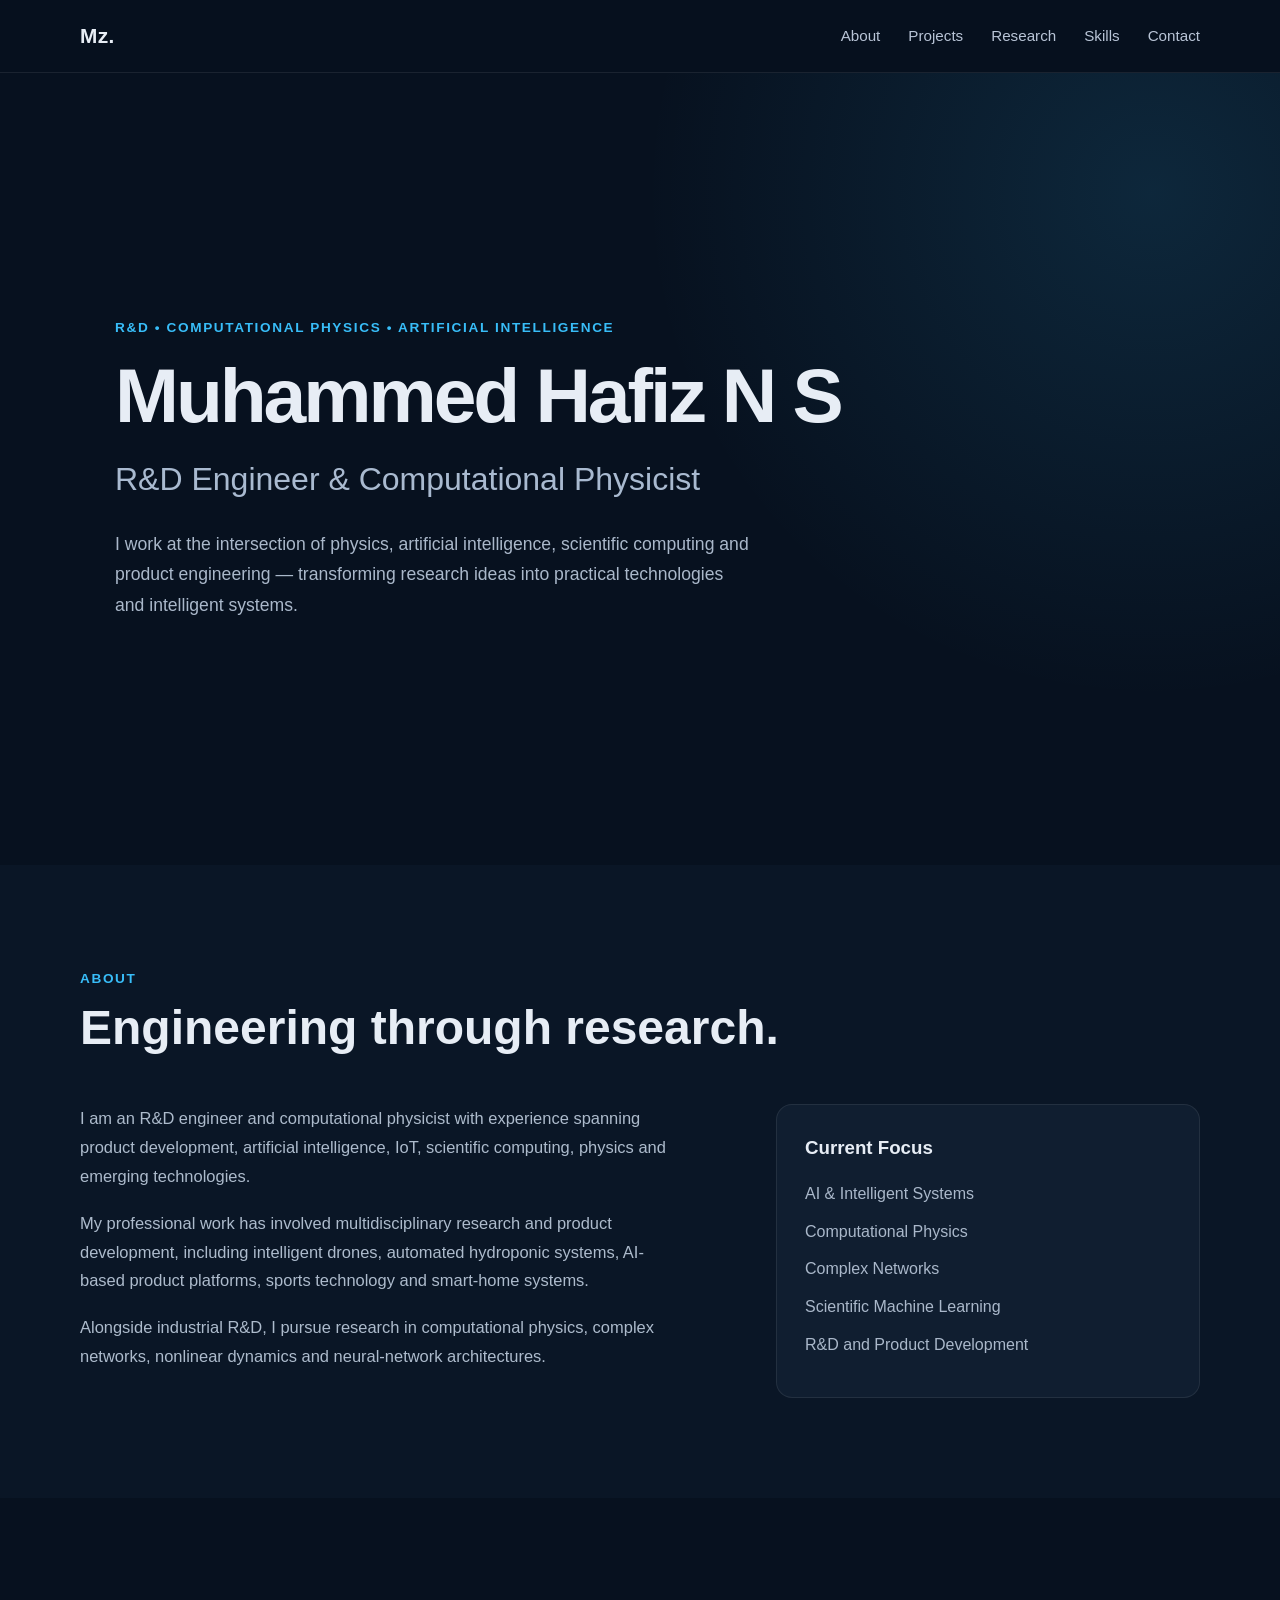
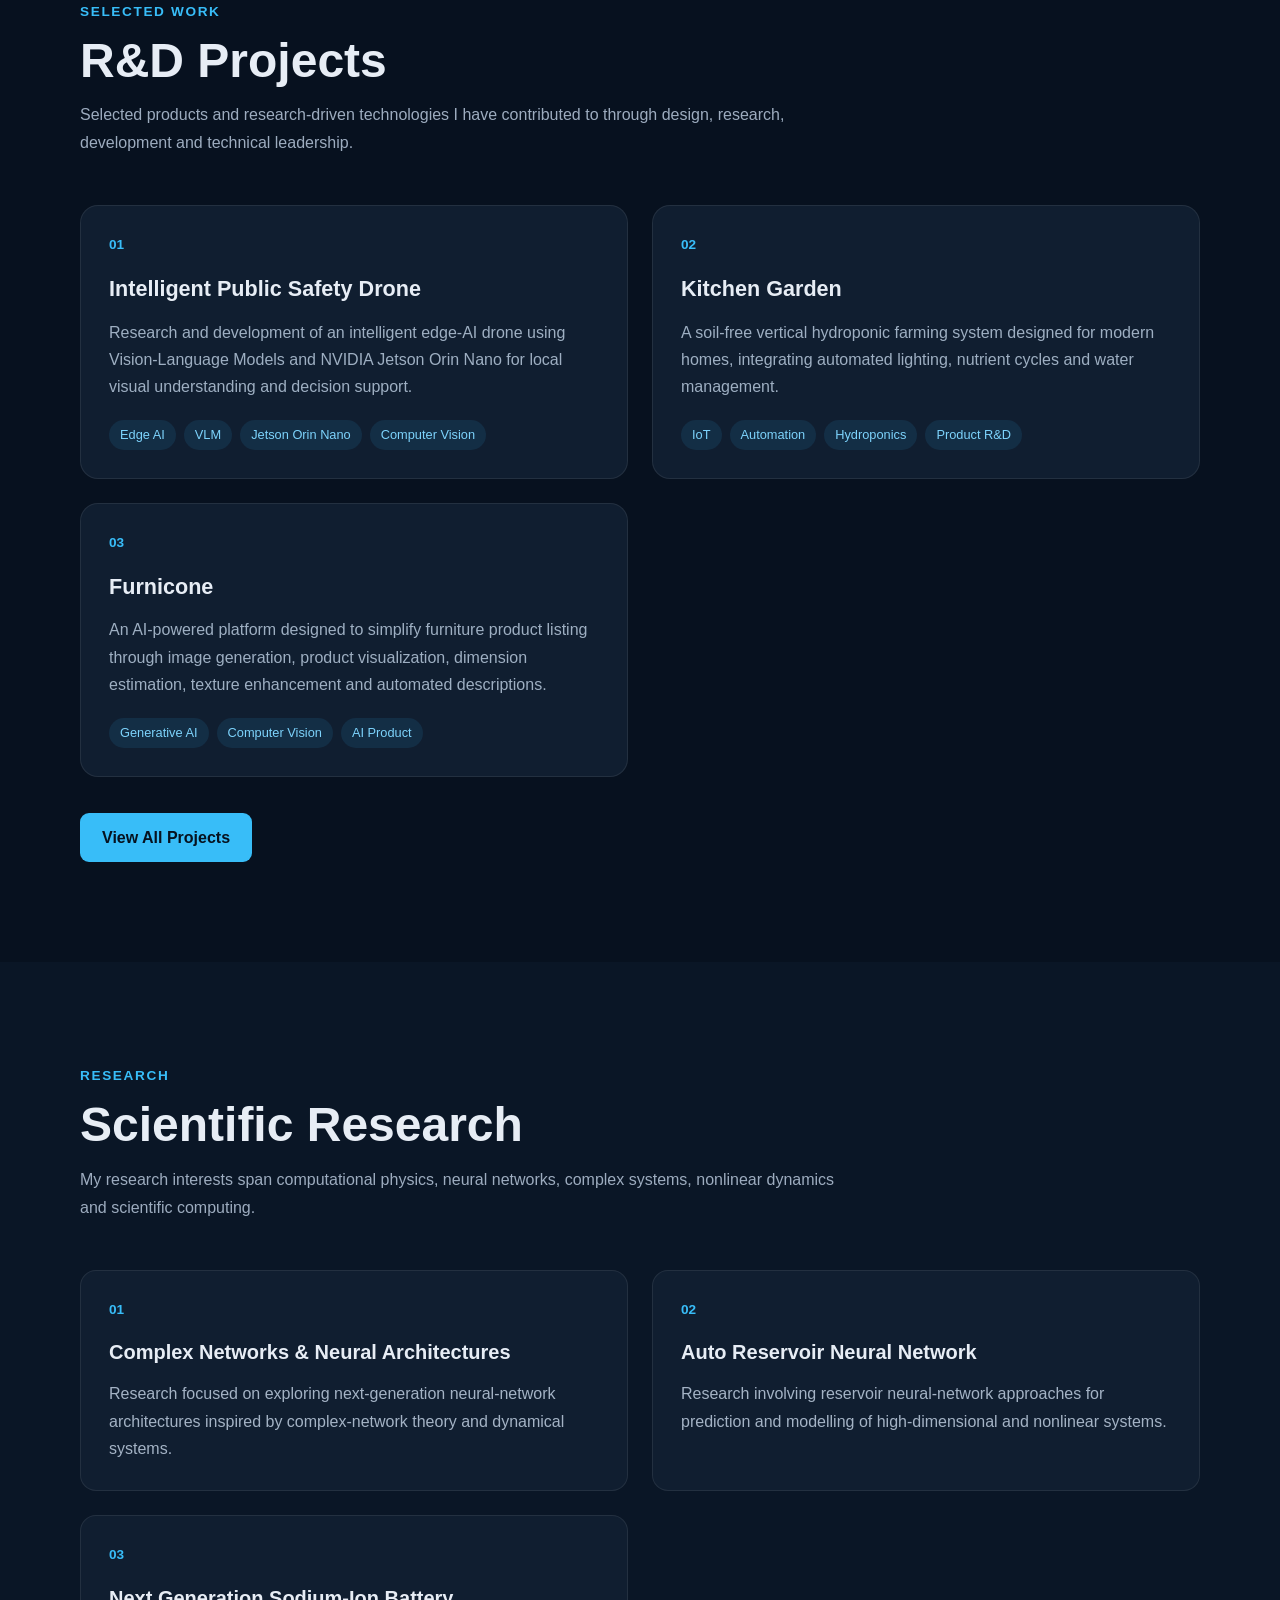
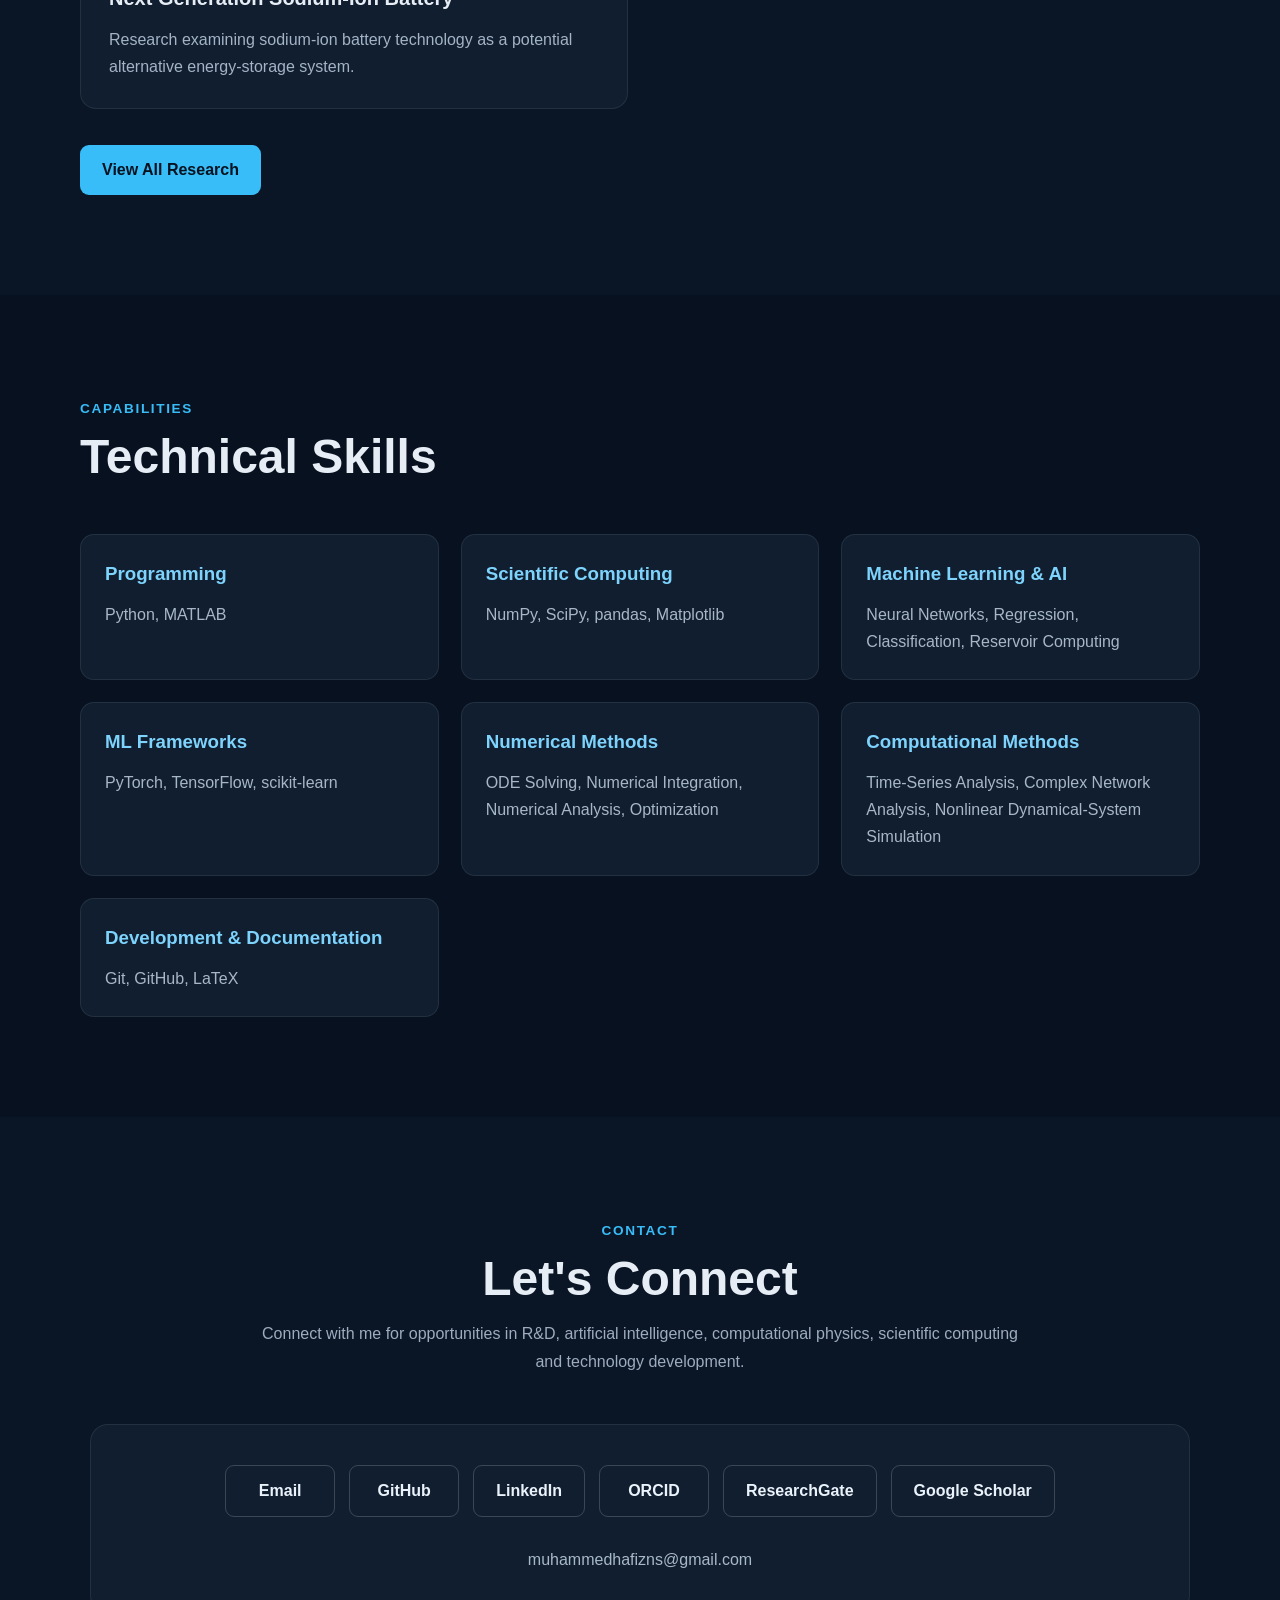
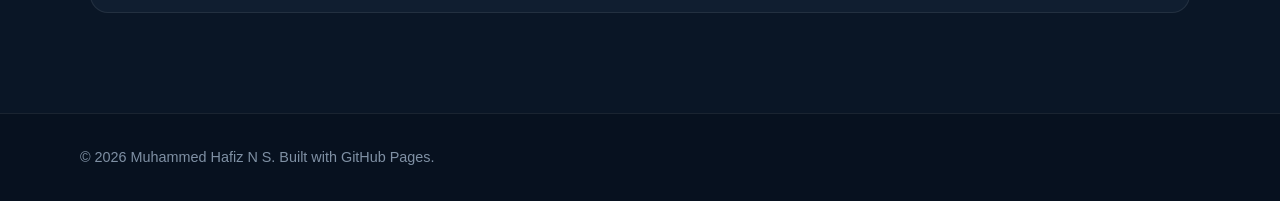
<file: index.html>
<!DOCTYPE html>
<html lang="en">

<head>

    <meta charset="UTF-8">

    <meta name="viewport"
          content="width=device-width, initial-scale=1.0">

    <meta name="description"
          content="Portfolio of Muhammed Hafiz N S - R&D Engineer, Computational Physicist and AI researcher.">

    <meta name="author"
          content="Muhammed Hafiz N S">

    <title>Muhammed Hafiz N S | R&D Engineer</title>

    <link rel="stylesheet" href="style.css">

</head>


<body>


    <!-- =========================
         NAVIGATION
    ========================== -->

    <nav class="navbar">

        <div class="nav-container">

            <a href="index.html" class="logo">
                Mz.
            </a>


            <div class="nav-links">

                <a href="#about">
                    About
                </a>

                <a href="projects.html">
                    Projects
                </a>

                <a href="research.html">
                    Research
                </a>

                <a href="#skills">
                    Skills
                </a>

                <a href="#contact">
                    Contact
                </a>

            </div>

        </div>

    </nav>



    <!-- =========================
         MAIN
    ========================== -->

    <main>


        <!-- =========================
             HERO
        ========================== -->

        <section class="hero"
                 id="home">

            <div class="container hero-content">


                <p class="eyebrow">
                    R&D • Computational Physics • Artificial Intelligence
                </p>


                <h1>
                    Muhammed Hafiz N S
                </h1>


                <h2>
                    R&D Engineer & Computational Physicist
                </h2>


                <p class="hero-description">

                    I work at the intersection of physics,
                    artificial intelligence, scientific computing
                    and product engineering — transforming research
                    ideas into practical technologies and intelligent systems.

                </p>


            </div>

        </section>



        <!-- =========================
             ABOUT
        ========================== -->

        <section class="section section-alt"
                 id="about">

            <div class="container">


                <div class="section-heading">

                    <span>
                        About
                    </span>

                    <h2>
                        Engineering through research.
                    </h2>

                </div>



                <div class="about-grid">


                    <div class="about-text">

                        <p>
                            I am an R&D engineer and computational physicist
                            with experience spanning product development,
                            artificial intelligence, IoT, scientific computing,
                            physics and emerging technologies.
                        </p>


                        <p>
                            My professional work has involved multidisciplinary
                            research and product development, including intelligent
                            drones, automated hydroponic systems, AI-based product
                            platforms, sports technology and smart-home systems.
                        </p>


                        <p>
                            Alongside industrial R&D, I pursue research in
                            computational physics, complex networks,
                            nonlinear dynamics and neural-network architectures.
                        </p>

                    </div>



                    <div class="about-card">

                        <h3>
                            Current Focus
                        </h3>

                        <p>
                            AI & Intelligent Systems
                        </p>

                        <p>
                            Computational Physics
                        </p>

                        <p>
                            Complex Networks
                        </p>

                        <p>
                            Scientific Machine Learning
                        </p>

                        <p>
                            R&D and Product Development
                        </p>

                    </div>


                </div>

            </div>

        </section>



        <!-- =========================
             PROJECTS PREVIEW
        ========================== -->

        <section class="section"
                 id="projects">

            <div class="container">


                <div class="section-heading">

                    <span>
                        Selected Work
                    </span>

                    <h2>
                        R&D Projects
                    </h2>

                    <p>
                        Selected products and research-driven technologies
                        I have contributed to through design, research,
                        development and technical leadership.
                    </p>

                </div>



                <div class="project-grid">


                    <!-- =====================
                         PROJECT 01
                         DRONE
                    ====================== -->

                    <article class="project-card">

                        <div class="project-number">
                            01
                        </div>

                        <h3>
                            Intelligent Public Safety Drone
                        </h3>

                        <p>
                            Research and development of an intelligent
                            edge-AI drone using Vision-Language Models
                            and NVIDIA Jetson Orin Nano for local
                            visual understanding and decision support.
                        </p>

                        <div class="tags">

                            <span class="tag">
                                Edge AI
                            </span>

                            <span class="tag">
                                VLM
                            </span>

                            <span class="tag">
                                Jetson Orin Nano
                            </span>

                            <span class="tag">
                                Computer Vision
                            </span>

                        </div>

                    </article>



                    <!-- =====================
                         PROJECT 02
                         KITCHEN GARDEN
                    ====================== -->

                    <article class="project-card">

                        <div class="project-number">
                            02
                        </div>

                        <h3>
                            Kitchen Garden
                        </h3>

                        <p>
                            A soil-free vertical hydroponic farming system
                            designed for modern homes, integrating automated
                            lighting, nutrient cycles and water management.
                        </p>

                        <div class="tags">

                            <span class="tag">
                                IoT
                            </span>

                            <span class="tag">
                                Automation
                            </span>

                            <span class="tag">
                                Hydroponics
                            </span>

                            <span class="tag">
                                Product R&D
                            </span>

                        </div>

                    </article>



                    <!-- =====================
                         PROJECT 03
                         FURNICONE
                    ====================== -->

                    <article class="project-card">

                        <div class="project-number">
                            03
                        </div>

                        <h3>
                            Furnicone
                        </h3>

                        <p>
                            An AI-powered platform designed to simplify
                            furniture product listing through image generation,
                            product visualization, dimension estimation,
                            texture enhancement and automated descriptions.
                        </p>

                        <div class="tags">

                            <span class="tag">
                                Generative AI
                            </span>

                            <span class="tag">
                                Computer Vision
                            </span>

                            <span class="tag">
                                AI Product
                            </span>

                        </div>

                    </article>


                </div>



                <!-- PROJECT ACTION -->

                <div class="section-actions">

                    <a href="projects.html"
                       class="btn btn-primary">

                        View All Projects

                    </a>

                </div>


            </div>

        </section>



        <!-- =========================
             RESEARCH PREVIEW
        ========================== -->

        <section class="section section-alt"
                 id="research">

            <div class="container">


                <div class="section-heading">

                    <span>
                        Research
                    </span>

                    <h2>
                        Scientific Research
                    </h2>

                    <p>
                        My research interests span computational physics,
                        neural networks, complex systems,
                        nonlinear dynamics and scientific computing.
                    </p>

                </div>



                <div class="research-grid">


                    <!-- =====================
                         RESEARCH 01
                    ====================== -->

                    <article class="research-card">

                        <div class="project-number">
                            01
                        </div>

                        <h3>
                            Complex Networks & Neural Architectures
                        </h3>

                        <p>
                            Research focused on exploring next-generation
                            neural-network architectures inspired by
                            complex-network theory and dynamical systems.
                        </p>

                    </article>



                    <!-- =====================
                         RESEARCH 02
                    ====================== -->

                    <article class="research-card">

                        <div class="project-number">
                            02
                        </div>

                        <h3>
                            Auto Reservoir Neural Network
                        </h3>

                        <p>
                            Research involving reservoir neural-network
                            approaches for prediction and modelling of
                            high-dimensional and nonlinear systems.
                        </p>

                    </article>



                    <!-- =====================
                         RESEARCH 03
                    ====================== -->

                    <article class="research-card">

                        <div class="project-number">
                            03
                        </div>

                        <h3>
                            Next Generation Sodium-Ion Battery
                        </h3>

                        <p>
                            Research examining sodium-ion battery technology
                            as a potential alternative energy-storage system.
                        </p>

                    </article>


                </div>



                <!-- RESEARCH ACTION -->

                <div class="section-actions">

                    <a href="research.html"
                       class="btn btn-primary">

                        View All Research

                    </a>

                </div>


            </div>

        </section>



        <!-- =========================
             SKILLS
        ========================== -->

        <section class="section"
                 id="skills">

            <div class="container">


                <div class="section-heading">

                    <span>
                        Capabilities
                    </span>

                    <h2>
                        Technical Skills
                    </h2>

                </div>



                <div class="skill-groups">


                    <!-- PROGRAMMING -->

                    <div class="skill-box">

                        <h3>
                            Programming
                        </h3>

                        <p>
                            Python, MATLAB
                        </p>

                    </div>



                    <!-- SCIENTIFIC COMPUTING -->

                    <div class="skill-box">

                        <h3>
                            Scientific Computing
                        </h3>

                        <p>
                            NumPy, SciPy, pandas, Matplotlib
                        </p>

                    </div>



                    <!-- MACHINE LEARNING -->

                    <div class="skill-box">

                        <h3>
                            Machine Learning & AI
                        </h3>

                        <p>
                            Neural Networks,
                            Regression,
                            Classification,
                            Reservoir Computing
                        </p>

                    </div>



                    <!-- ML FRAMEWORKS -->

                    <div class="skill-box">

                        <h3>
                            ML Frameworks
                        </h3>

                        <p>
                            PyTorch, TensorFlow, scikit-learn
                        </p>

                    </div>



                    <!-- NUMERICAL METHODS -->

                    <div class="skill-box">

                        <h3>
                            Numerical Methods
                        </h3>

                        <p>
                            ODE Solving,
                            Numerical Integration,
                            Numerical Analysis,
                            Optimization
                        </p>

                    </div>



                    <!-- COMPUTATIONAL METHODS -->

                    <div class="skill-box">

                        <h3>
                            Computational Methods
                        </h3>

                        <p>
                            Time-Series Analysis,
                            Complex Network Analysis,
                            Nonlinear Dynamical-System Simulation
                        </p>

                    </div>



                    <!-- DEVELOPMENT -->

                    <div class="skill-box">

                        <h3>
                            Development & Documentation
                        </h3>

                        <p>
                            Git, GitHub, LaTeX
                        </p>

                    </div>


                </div>

            </div>

        </section>



        <!-- =========================
             CONTACT
        ========================== -->

        <section class="section section-alt"
                 id="contact">

            <div class="container">


                <div class="section-heading contact-heading">

                    <span>
                        Contact
                    </span>

                    <h2>
                        Let's Connect
                    </h2>

                    <p>
                        Connect with me for opportunities in R&D,
                        artificial intelligence, computational physics,
                        scientific computing and technology development.
                    </p>

                </div>



                <div class="contact-box">


                    <div class="contact-buttons">


                        <!-- EMAIL -->

                        <a href="mailto:muhammedhafizns@gmail.com"
                           class="btn btn-secondary">

                            Email

                        </a>



                        <!-- GITHUB -->

                        <a href="https://github.com/muhammedhafizns"
                           target="_blank"
                           rel="noopener noreferrer"
                           class="btn btn-secondary">

                            GitHub

                        </a>



                        <!-- LINKEDIN -->

                        <a href="https://www.linkedin.com/in/muhammed-hafiz-ns/"
                           target="_blank"
                           rel="noopener noreferrer"
                           class="btn btn-secondary">

                            LinkedIn

                        </a>



                        <!-- ORCID -->

                        <a href="https://orcid.org/0000-0001-8086-7701"
                           target="_blank"
                           rel="noopener noreferrer"
                           class="btn btn-secondary">

                            ORCID

                        </a>



                        <!-- RESEARCHGATE -->

                        <a href="YOUR-RESEARCHGATE-URL"
                           target="_blank"
                           rel="noopener noreferrer"
                           class="btn btn-secondary">

                            ResearchGate

                        </a>



                        <!-- GOOGLE SCHOLAR -->

                        <a href="https://scholar.google.com/citations?user=-50PSSIAAAAJ&hl=en"
                           target="_blank"
                           rel="noopener noreferrer"
                           class="btn btn-secondary">

                            Google Scholar

                        </a>


                    </div>



                    <div class="contact-email">

                        <a href="mailto:muhammedhafizns@gmail.com">

                            muhammedhafizns@gmail.com

                        </a>

                    </div>


                </div>

            </div>

        </section>


    </main>



    <!-- =========================
         FOOTER
    ========================== -->

    <footer>

        <div class="container">

            <p>
                © 2026 Muhammed Hafiz N S.
                Built with GitHub Pages.
            </p>

        </div>

    </footer>


</body>

</html>
</file>
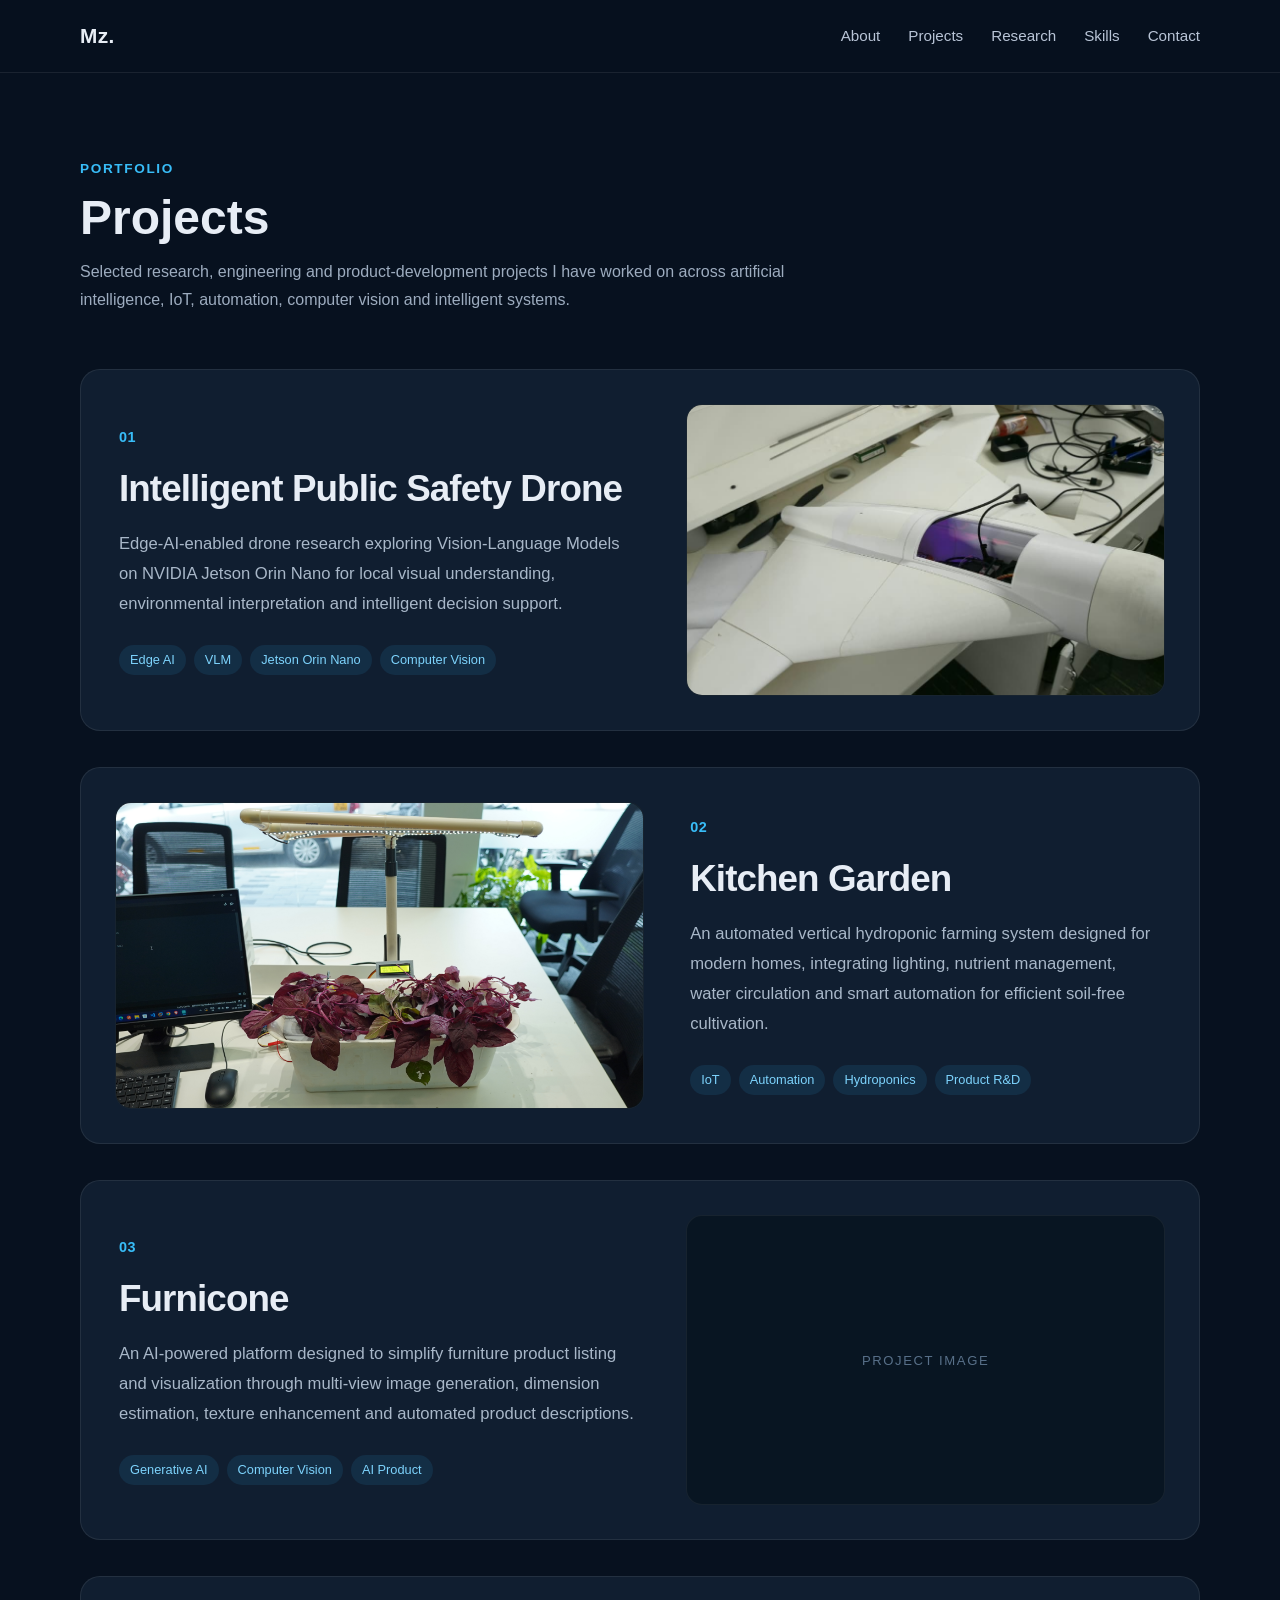
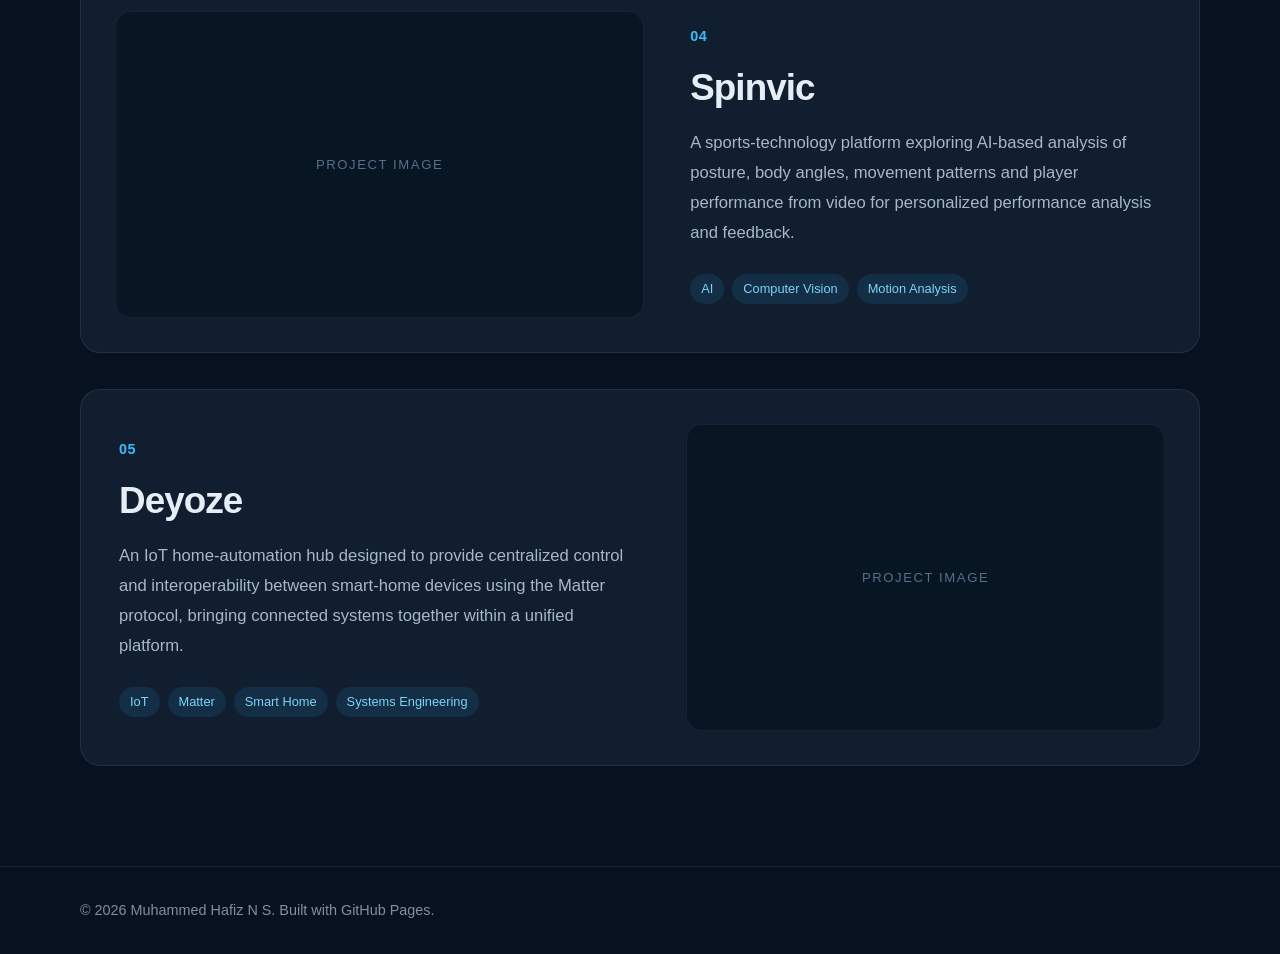
<file: projects.html>
<!DOCTYPE html>
<html lang="en">

<head>

    <meta charset="UTF-8">

    <meta name="viewport"
          content="width=device-width, initial-scale=1.0">

    <meta name="description"
          content="Research, engineering and product-development projects by Muhammed Hafiz N S">

    <meta name="author"
          content="Muhammed Hafiz N S">

    <title>Projects | Muhammed Hafiz N S</title>

    <link rel="stylesheet" href="style.css">

</head>


<body>


    <!-- =========================
         NAVIGATION
    ========================== -->

    <nav class="navbar">

        <div class="nav-container">

            <a href="index.html" class="logo">
                Mz.
            </a>

            <div class="nav-links">

                <a href="index.html#about">
                    About
                </a>

                <a href="projects.html">
                    Projects
                </a>

                <a href="research.html">
                    Research
                </a>

                <a href="index.html#skills">
                    Skills
                </a>

                <a href="index.html#contact">
                    Contact
                </a>

            </div>

        </div>

    </nav>



    <!-- =========================
         MAIN CONTENT
    ========================== -->

    <main>


        <!-- =========================
             PROJECTS PAGE
        ========================== -->

        <section class="section projects-page">

            <div class="container">


                <!-- PAGE HEADING -->

                <div class="section-heading projects-heading">

                    <span>
                        Portfolio
                    </span>

                    <h1>
                        Projects
                    </h1>

                    <p>
                        Selected research, engineering and product-development
                        projects I have worked on across artificial intelligence,
                        IoT, automation, computer vision and intelligent systems.
                    </p>

                </div>



                <!-- =========================
                     PROJECT LIST
                ========================== -->

                <div class="project-grid">


                    <!-- =====================
                         PROJECT 01
                         INTELLIGENT PUBLIC
                         SAFETY DRONE
                    ====================== -->

                    <article class="project-card"
                             id="public-safety-drone">


                        <div class="project-text">

                            <div class="project-number">
                                01
                            </div>

                            <h2>
                                Intelligent Public Safety Drone
                            </h2>

                            <p>
                                Edge-AI-enabled drone research exploring
                                Vision-Language Models on NVIDIA Jetson Orin Nano
                                for local visual understanding, environmental
                                interpretation and intelligent decision support.
                            </p>

                            <div class="tags">

                                <span class="tag">
                                    Edge AI
                                </span>

                                <span class="tag">
                                    VLM
                                </span>

                                <span class="tag">
                                    Jetson Orin Nano
                                </span>

                                <span class="tag">
                                    Computer Vision
                                </span>

                            </div>

                        </div>


                        <div class="project-image">

                            <img
                                src="images/Drone/Drone 00101.jpeg"
                                alt="Intelligent Public Safety Drone project">

                        </div>


                    </article>



                    <!-- =====================
                         PROJECT 02
                         KITCHEN GARDEN
                    ====================== -->

                    <article class="project-card"
                             id="kitchen-garden">


                        <div class="project-text">

                            <div class="project-number">
                                02
                            </div>

                            <h2>
                                Kitchen Garden
                            </h2>

                            <p>
                                An automated vertical hydroponic farming system
                                designed for modern homes, integrating lighting,
                                nutrient management, water circulation and smart
                                automation for efficient soil-free cultivation.
                            </p>

                            <div class="tags">

                                <span class="tag">
                                    IoT
                                </span>

                                <span class="tag">
                                    Automation
                                </span>

                                <span class="tag">
                                    Hydroponics
                                </span>

                                <span class="tag">
                                    Product R&amp;D
                                </span>

                            </div>

                        </div>


                        <div class="project-image">

                            <img
                                src="images/Kitchen-Garden/Kitchen-Garden.JPG"
                                alt="Kitchen Garden automated vertical hydroponic farming system"
                                loading="lazy">

                        </div>


                    </article>



                    <!-- =====================
                         PROJECT 03
                         FURNICONE
                    ====================== -->

                    <article class="project-card"
                             id="furnicone">


                        <div class="project-text">

                            <div class="project-number">
                                03
                            </div>

                            <h2>
                                Furnicone
                            </h2>

                            <p>
                                An AI-powered platform designed to simplify
                                furniture product listing and visualization
                                through multi-view image generation, dimension
                                estimation, texture enhancement and automated
                                product descriptions.
                            </p>

                            <div class="tags">

                                <span class="tag">
                                    Generative AI
                                </span>

                                <span class="tag">
                                    Computer Vision
                                </span>

                                <span class="tag">
                                    AI Product
                                </span>

                            </div>

                        </div>


                        <div class="project-image project-image-placeholder">

                            <span>
                                Project Image
                            </span>

                        </div>


                    </article>



                    <!-- =====================
                         PROJECT 04
                         SPINVIC
                    ====================== -->

                    <article class="project-card"
                             id="spinvic">


                        <div class="project-text">

                            <div class="project-number">
                                04
                            </div>

                            <h2>
                                Spinvic
                            </h2>

                            <p>
                                A sports-technology platform exploring
                                AI-based analysis of posture, body angles,
                                movement patterns and player performance
                                from video for personalized performance
                                analysis and feedback.
                            </p>

                            <div class="tags">

                                <span class="tag">
                                    AI
                                </span>

                                <span class="tag">
                                    Computer Vision
                                </span>

                                <span class="tag">
                                    Motion Analysis
                                </span>

                            </div>

                        </div>


                        <div class="project-image project-image-placeholder">

                            <span>
                                Project Image
                            </span>

                        </div>


                    </article>



                    <!-- =====================
                         PROJECT 05
                         DEYOZE
                    ====================== -->

                    <article class="project-card"
                             id="deyoze">


                        <div class="project-text">

                            <div class="project-number">
                                05
                            </div>

                            <h2>
                                Deyoze
                            </h2>

                            <p>
                                An IoT home-automation hub designed to provide
                                centralized control and interoperability between
                                smart-home devices using the Matter protocol,
                                bringing connected systems together within
                                a unified platform.
                            </p>

                            <div class="tags">

                                <span class="tag">
                                    IoT
                                </span>

                                <span class="tag">
                                    Matter
                                </span>

                                <span class="tag">
                                    Smart Home
                                </span>

                                <span class="tag">
                                    Systems Engineering
                                </span>

                            </div>

                        </div>


                        <div class="project-image project-image-placeholder">

                            <span>
                                Project Image
                            </span>

                        </div>


                    </article>


                </div>

            </div>

        </section>


    </main>



    <!-- =========================
         FOOTER
    ========================== -->

    <footer>

        <div class="container">

            <p>
                © 2026 Muhammed Hafiz N S.
                Built with GitHub Pages.
            </p>

        </div>

    </footer>


</body>

</html>
</file>
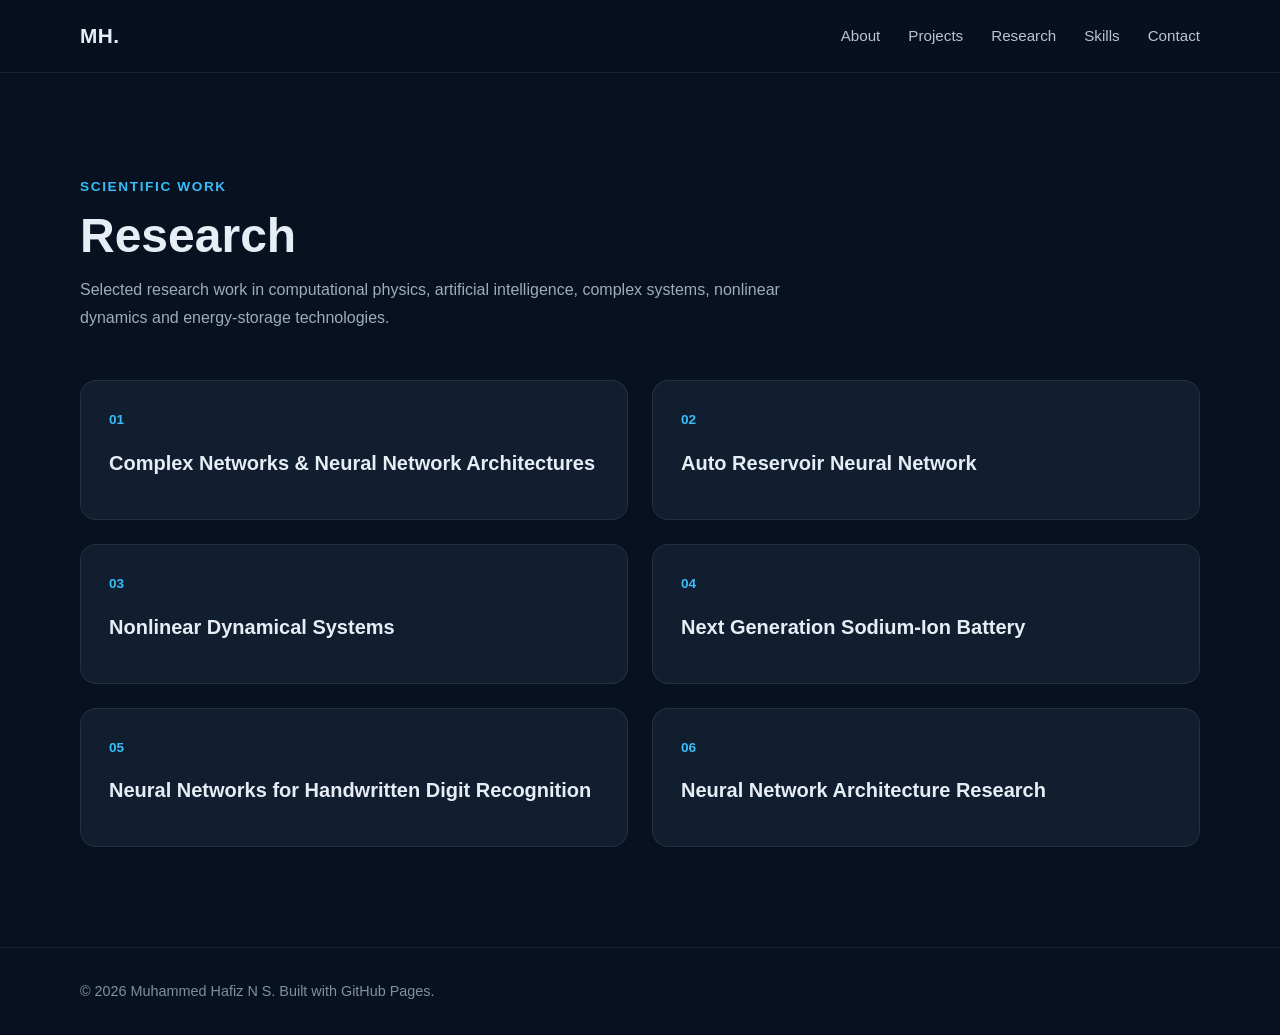
<file: research.html>
<!DOCTYPE html>
<html lang="en">

<head>
    <meta charset="UTF-8">

    <meta name="viewport"
          content="width=device-width, initial-scale=1.0">

    <meta name="description"
          content="Research work by Muhammed Hafiz N S">

    <title>Research | Muhammed Hafiz N S</title>

    <link rel="stylesheet" href="style.css">
</head>

<body>

    <!-- NAVIGATION -->

    <nav class="navbar">

        <div class="nav-container">

            <a href="index.html" class="logo">
                MH.
            </a>

            <div class="nav-links">

                <a href="index.html#about">
                    About
                </a>

                <a href="projects.html">
                    Projects
                </a>

                <a href="research.html">
                    Research
                </a>

                <a href="index.html#skills">
                    Skills
                </a>

                <a href="index.html#contact">
                    Contact
                </a>

            </div>

        </div>

    </nav>


    <!-- RESEARCH -->

    <section class="section">

        <div class="container">

            <div class="section-heading">

                <span>
                    Scientific Work
                </span>

                <h2>
                    Research
                </h2>

                <p>
                    Selected research work in computational physics,
                    artificial intelligence, complex systems,
                    nonlinear dynamics and energy-storage technologies.
                </p>

            </div>


            <div class="research-grid">


                <!-- RESEARCH 01 -->

                <article class="research-card">

                    <div class="project-number">
                        01
                    </div>

                    <h3>
                        Complex Networks & Neural Network Architectures
                    </h3>

                </article>


                <!-- RESEARCH 02 -->

                <article class="research-card">

                    <div class="project-number">
                        02
                    </div>

                    <h3>
                        Auto Reservoir Neural Network
                    </h3>

                </article>


                <!-- RESEARCH 03 -->

                <article class="research-card">

                    <div class="project-number">
                        03
                    </div>

                    <h3>
                        Nonlinear Dynamical Systems
                    </h3>

                </article>


                <!-- RESEARCH 04 -->

                <article class="research-card">

                    <div class="project-number">
                        04
                    </div>

                    <h3>
                        Next Generation Sodium-Ion Battery
                    </h3>

                </article>


                <!-- RESEARCH 05 -->

                <article class="research-card">

                    <div class="project-number">
                        05
                    </div>

                    <h3>
                        Neural Networks for Handwritten Digit Recognition
                    </h3>

                </article>


                <!-- RESEARCH 06 -->

                <article class="research-card">

                    <div class="project-number">
                        06
                    </div>

                    <h3>
                        Neural Network Architecture Research
                    </h3>

                </article>


            </div>

        </div>

    </section>


    <!-- FOOTER -->

    <footer>

        <div class="container">

            <p>
                © 2026 Muhammed Hafiz N S.
                Built with GitHub Pages.
            </p>

        </div>

    </footer>

</body>

</html>
</file>
<file: style.css>
/* =========================================================
   GLOBAL
========================================================= */

* {
    margin: 0;
    padding: 0;
    box-sizing: border-box;
}

html {
    scroll-behavior: smooth;
}

body {
    font-family:
        Inter,
        -apple-system,
        BlinkMacSystemFont,
        "Segoe UI",
        sans-serif;

    background: #07111f;
    color: #e7edf5;

    line-height: 1.6;
}

a {
    text-decoration: none;
    color: inherit;
}

img {
    display: block;
    max-width: 100%;
}

.container {
    width: min(1120px, 90%);
    margin: 0 auto;
}

section,
article[id] {
    scroll-margin-top: 90px;
}


/* =========================================================
   ACCESSIBILITY
========================================================= */

a:focus-visible,
button:focus-visible {
    outline: 2px solid #38bdf8;
    outline-offset: 4px;
}


/* =========================================================
   NAVIGATION
========================================================= */

.navbar {
    position: sticky;
    top: 0;

    z-index: 1000;

    background: rgba(7, 17, 31, 0.92);

    backdrop-filter: blur(14px);
    -webkit-backdrop-filter: blur(14px);

    border-bottom:
        1px solid rgba(255, 255, 255, 0.08);
}

.nav-container {
    width: min(1120px, 90%);
    min-height: 72px;

    margin: 0 auto;

    display: flex;
    align-items: center;
    justify-content: space-between;
}

.logo {
    color: #e7edf5;

    font-size: 1.3rem;
    font-weight: 700;

    letter-spacing: 0.02em;

    transition: color 0.25s ease;
}

.logo:hover {
    color: #38bdf8;
}

.nav-links {
    display: flex;
    align-items: center;

    gap: 28px;
}

.nav-links a {
    color: #b8c4d6;

    font-size: 0.95rem;

    transition: color 0.25s ease;
}

.nav-links a:hover {
    color: #ffffff;
}


/* =========================================================
   HERO
========================================================= */

.hero {
    min-height: 88svh;

    position: relative;

    display: flex;
    align-items: center;

    overflow: hidden;
}

.hero::before {
    content: "";

    position: absolute;
    inset: 0;

    background:
        radial-gradient(
            circle at 90% 15%,
            rgba(56, 189, 248, 0.13),
            transparent 38%
        );

    pointer-events: none;
}

.hero-content {
    position: relative;
    z-index: 2;

    max-width: 1050px;
}

.eyebrow {
    margin-bottom: 18px;

    color: #38bdf8;

    font-size: 0.85rem;
    font-weight: 600;

    letter-spacing: 0.12em;

    text-transform: uppercase;
}

.hero h1 {
    margin-bottom: 20px;

    font-size:
        clamp(3rem, 6vw, 5.5rem);

    line-height: 1;

    letter-spacing: -0.04em;
}

.hero h2 {
    margin-bottom: 24px;

    color: #a9bad0;

    font-size:
        clamp(1.2rem, 3vw, 2rem);

    font-weight: 500;
}

.hero-description {
    max-width: 65ch;

    color: #aab8ca;

    font-size: 1.1rem;

    line-height: 1.75;
}


/* =========================================================
   BUTTONS
========================================================= */

.btn {
    display: inline-block;

    padding: 12px 22px;

    border-radius: 9px;

    font-weight: 600;

    transition:
        transform 0.25s ease,
        background 0.25s ease,
        color 0.25s ease,
        border-color 0.25s ease;
}

.btn-primary {
    background: #38bdf8;
    color: #06121f;
}

.btn-primary:hover {
    background: #7dd3fc;

    transform: translateY(-2px);
}

.btn-secondary {
    background: transparent;

    color: #eaf2fa;

    border:
        1px solid rgba(255, 255, 255, 0.18);
}

.btn-secondary:hover {
    color: #38bdf8;

    border-color: #38bdf8;

    transform: translateY(-2px);
}


/* =========================================================
   GENERAL SECTIONS
========================================================= */

.section {
    padding: 100px 0;
}

.section-alt {
    background: #0a1626;
}

.section-heading {
    margin-bottom: 48px;
}

.section-heading span {
    color: #38bdf8;

    font-size: 0.85rem;
    font-weight: 600;

    letter-spacing: 0.12em;

    text-transform: uppercase;
}

.section-heading h1,
.section-heading h2 {
    margin-top: 8px;

    font-size:
        clamp(2rem, 5vw, 3rem);

    line-height: 1.2;
}

.section-heading p {
    max-width: 760px;

    margin-top: 12px;

    color: #9dacbf;

    line-height: 1.75;
}


/* =========================================================
   ACTION BUTTONS
========================================================= */

.section-actions {
    width: 100%;

    margin-top: 36px;

    display: flex;

    justify-content: flex-start;
    align-items: center;
}


/* =========================================================
   ABOUT
========================================================= */

.about-grid {
    display: grid;

    grid-template-columns:
        1.2fr 0.8fr;

    gap: 60px;

    align-items: start;
}

.about-text {
    max-width: 68ch;
}

.about-text p {
    margin-bottom: 18px;

    color: #adbbcc;

    font-size: 1.03rem;

    line-height: 1.75;
}

.about-card {
    padding: 28px;

    background: #101e30;

    border:
        1px solid rgba(255, 255, 255, 0.08);

    border-radius: 16px;
}

.about-card h3 {
    margin-bottom: 18px;

    color: #e7edf5;
}

.about-card p {
    margin-bottom: 12px;

    color: #aab8ca;
}


/* =========================================================
   HOMEPAGE PROJECT CARDS
========================================================= */

.project-grid {
    display: grid;

    grid-template-columns:
        repeat(2, minmax(0, 1fr));

    gap: 24px;
}

.project-card {
    padding: 28px;

    background: #101e30;

    border:
        1px solid rgba(255, 255, 255, 0.08);

    border-radius: 18px;

    transition:
        transform 0.3s ease,
        border-color 0.3s ease,
        box-shadow 0.3s ease;
}

.project-card:hover {
    transform: translateY(-4px);

    border-color:
        rgba(56, 189, 248, 0.4);
}

.project-number {
    margin-bottom: 16px;

    color: #38bdf8;

    font-size: 0.85rem;
    font-weight: 700;
}

.project-card h3 {
    margin-bottom: 12px;

    color: #e7edf5;

    font-size: 1.35rem;
}

.project-card p {
    margin-bottom: 20px;

    color: #9eafc2;

    line-height: 1.7;
}


/* =========================================================
   TAGS
========================================================= */

.tags {
    display: flex;

    flex-wrap: wrap;

    gap: 8px;
}

.tag {
    padding: 6px 11px;

    background:
        rgba(56, 189, 248, 0.1);

    color: #7dd3fc;

    border-radius: 999px;

    font-size: 0.8rem;

    line-height: 1.4;
}


/* =========================================================
   PROJECTS PAGE
========================================================= */

.projects-page {
    padding-top: 82px;
}

.projects-heading {
    margin-bottom: 55px;
}

.projects-page .project-grid {
    display: flex;

    flex-direction: column;

    gap: 36px;
}


/* =========================================================
   PROJECTS PAGE CARDS
========================================================= */

.projects-page .project-card {
    width: 100%;

    min-height: 360px;

    padding: 34px;

    display: grid;

    grid-template-columns:
        minmax(0, 1.05fr)
        minmax(360px, 0.95fr);

    gap: 42px;

    align-items: stretch;

    background: #101e30;

    border:
        1px solid rgba(255, 255, 255, 0.08);

    border-radius: 20px;

    overflow: hidden;

    transition:
        transform 0.3s ease,
        border-color 0.3s ease,
        box-shadow 0.3s ease;
}

.projects-page .project-card:hover {
    transform: translateY(-4px);

    border-color:
        rgba(56, 189, 248, 0.45);

    box-shadow:
        0 20px 55px
        rgba(0, 0, 0, 0.18);
}


/* =========================================================
   PROJECT PAGE TEXT
========================================================= */

.projects-page .project-text {
    padding: 14px 4px;

    display: flex;

    flex-direction: column;

    justify-content: center;
}

.projects-page .project-number {
    margin-bottom: 18px;

    color: #38bdf8;

    font-size: 0.9rem;
    font-weight: 700;

    letter-spacing: 0.04em;
}

.projects-page .project-text h2 {
    margin-bottom: 18px;

    color: #e7edf5;

    font-size:
        clamp(1.75rem, 3vw, 2.3rem);

    line-height: 1.2;

    letter-spacing: -0.025em;
}

.projects-page .project-text p {
    max-width: 62ch;

    margin-bottom: 26px;

    color: #a8b7c8;

    font-size: 1.04rem;

    line-height: 1.8;
}


/* =========================================================
   PROJECT IMAGES
========================================================= */

.projects-page .project-image {
    width: 100%;
    height: 100%;

    min-height: 290px;

    overflow: hidden;

    background: #081522;

    border:
        1px solid rgba(255, 255, 255, 0.06);

    border-radius: 16px;
}

.projects-page .project-image img {
    width: 100%;
    height: 100%;

    min-height: 290px;

    object-fit: cover;
    object-position: center;

    transition:
        transform 0.45s ease;
}

.projects-page
.project-card:hover
.project-image img {
    transform: scale(1.025);
}


/* =========================================================
   PROJECT IMAGE PLACEHOLDER
========================================================= */

.project-image-placeholder {
    display: flex;

    align-items: center;
    justify-content: center;

    background:
        linear-gradient(
            135deg,
            #0a1726,
            #11243a
        );
}

.project-image-placeholder span {
    color: #587089;

    font-size: 0.82rem;

    letter-spacing: 0.12em;

    text-transform: uppercase;
}


/* =========================================================
   ALTERNATING PROJECT LAYOUT
========================================================= */

.projects-page
.project-card:nth-child(even)
.project-image {
    order: -1;
}


/* =========================================================
   RESEARCH
========================================================= */

.research-grid {
    display: grid;

    grid-template-columns:
        repeat(2, minmax(0, 1fr));

    gap: 24px;
}

.research-card {
    padding: 28px;

    background: #101e30;

    border:
        1px solid rgba(255, 255, 255, 0.08);

    border-radius: 16px;

    transition:
        transform 0.3s ease,
        border-color 0.3s ease;
}

.research-card:hover {
    transform: translateY(-4px);

    border-color:
        rgba(56, 189, 248, 0.4);
}

.research-card h3 {
    margin-bottom: 12px;

    color: #e7edf5;

    font-size: 1.25rem;
}

.research-card p {
    color: #a4b3c5;

    line-height: 1.7;
}


/* =========================================================
   SKILLS
========================================================= */

.skill-groups {
    display: grid;

    grid-template-columns:
        repeat(3, minmax(0, 1fr));

    gap: 22px;
}

.skill-box {
    padding: 24px;

    background: #101e30;

    border:
        1px solid rgba(255, 255, 255, 0.08);

    border-radius: 14px;

    transition:
        transform 0.3s ease,
        border-color 0.3s ease;
}

.skill-box:hover {
    transform: translateY(-4px);

    border-color:
        rgba(56, 189, 248, 0.35);
}

.skill-box h3 {
    margin-bottom: 12px;

    color: #7dd3fc;
}

.skill-box p {
    color: #a8b7c8;

    line-height: 1.7;
}


/* =========================================================
   CONTACT
========================================================= */

.contact-heading {
    text-align: center;
}

.contact-heading p {
    margin-left: auto;
    margin-right: auto;
}

.contact-box {
    width: 100%;

    max-width: 1100px;

    margin: 0 auto;

    padding: 40px;

    background: #101e30;

    border:
        1px solid rgba(255, 255, 255, 0.08);

    border-radius: 18px;

    text-align: center;
}

.contact-buttons {
    display: flex;

    justify-content: center;
    align-items: center;

    flex-wrap: wrap;

    gap: 14px;
}

.contact-buttons .btn {
    min-width: 110px;

    white-space: nowrap;

    text-align: center;
}

.contact-email {
    margin-top: 30px;

    color: #a9b8c9;

    text-align: center;
}

.contact-email a {
    color: #a9b8c9;

    transition:
        color 0.25s ease;
}

.contact-email a:hover {
    color: #38bdf8;
}


/* =========================================================
   FOOTER
========================================================= */

footer {
    padding: 32px 0;

    color: #7f90a4;

    font-size: 0.9rem;

    border-top:
        1px solid rgba(255, 255, 255, 0.08);
}


/* =========================================================
   TABLET
========================================================= */

@media (max-width: 950px) {

    .projects-page .project-card {
        grid-template-columns: 1fr;

        min-height: 0;

        gap: 26px;

        padding: 28px;
    }


    .projects-page
    .project-card:nth-child(even)
    .project-image {
        order: initial;
    }


    .projects-page .project-image {
        min-height: 340px;

        height: 340px;
    }


    .projects-page .project-image img {
        min-height: 340px;

        height: 340px;
    }


    .skill-groups {
        grid-template-columns:
            repeat(2, minmax(0, 1fr));
    }
}


/* =========================================================
   MOBILE
========================================================= */

@media (max-width: 800px) {

    .nav-links {
        gap: 14px;

        overflow-x: auto;

        scrollbar-width: none;
    }

    .nav-links::-webkit-scrollbar {
        display: none;
    }

    .nav-links a {
        flex-shrink: 0;

        font-size: 0.85rem;

        white-space: nowrap;
    }


    .hero {
        min-height: 80svh;
    }

    .hero h1 {
        font-size:
            clamp(2.6rem, 11vw, 4.5rem);
    }


    .section {
        padding: 75px 0;
    }


    .about-grid,
    .project-grid,
    .research-grid {
        grid-template-columns: 1fr;
    }


    .about-grid {
        gap: 35px;
    }


    .projects-page {
        padding-top: 65px;
    }

    .projects-heading {
        margin-bottom: 42px;
    }

    .projects-page .project-grid {
        gap: 28px;
    }

    .projects-page .project-text h2 {
        font-size: 1.8rem;
    }

    .projects-page .project-text p {
        font-size: 1rem;
    }


    .contact-box {
        padding: 30px 22px;
    }

    .contact-buttons {
        gap: 12px;
    }
}


/* =========================================================
   SMALL MOBILE
========================================================= */

@media (max-width: 600px) {

    .skill-groups {
        grid-template-columns: 1fr;
    }
}


/* =========================================================
   VERY SMALL MOBILE
========================================================= */

@media (max-width: 500px) {

    .container,
    .nav-container {
        width: 92%;
    }


    .nav-container {
        gap: 20px;
    }


    .logo {
        flex-shrink: 0;
    }


    .hero {
        min-height: 76svh;
    }

    .hero h1 {
        font-size:
            clamp(2.35rem, 12vw, 2.9rem);
    }

    .hero h2 {
        font-size: 1.35rem;
    }

    .hero-description {
        font-size: 1rem;
    }

    .eyebrow {
        font-size: 0.75rem;

        line-height: 1.6;
    }


    .section-heading {
        margin-bottom: 38px;
    }


    .section-actions {
        margin-top: 30px;

        justify-content: flex-start;
    }


    .projects-page .project-card {
        padding: 20px;

        gap: 22px;

        border-radius: 16px;
    }

    .projects-page .project-text {
        padding: 5px 0;
    }

    .projects-page .project-number {
        margin-bottom: 12px;
    }

    .projects-page .project-text h2 {
        margin-bottom: 14px;

        font-size: 1.5rem;
    }

    .projects-page .project-text p {
        margin-bottom: 20px;

        font-size: 0.97rem;

        line-height: 1.7;
    }

    .projects-page .project-image {
        min-height: 220px;

        height: 220px;

        border-radius: 12px;
    }

    .projects-page .project-image img {
        min-height: 220px;

        height: 220px;
    }


    .tag {
        padding: 5px 9px;

        font-size: 0.76rem;
    }


    .contact-buttons {
        width: 100%;

        display: grid;

        grid-template-columns:
            repeat(2, minmax(0, 1fr));

        gap: 12px;
    }

    .contact-buttons .btn {
        width: 100%;

        min-width: 0;

        padding: 11px 14px;
    }

    .contact-email {
        font-size: 0.95rem;

        word-break: break-word;
    }
}


/* =========================================================
   REDUCED MOTION
========================================================= */

@media (prefers-reduced-motion: reduce) {

    html {
        scroll-behavior: auto;
    }

    *,
    *::before,
    *::after {
        animation-duration:
            0.01ms !important;

        animation-iteration-count:
            1 !important;

        transition-duration:
            0.01ms !important;

        scroll-behavior:
            auto !important;
    }
}
</file>
